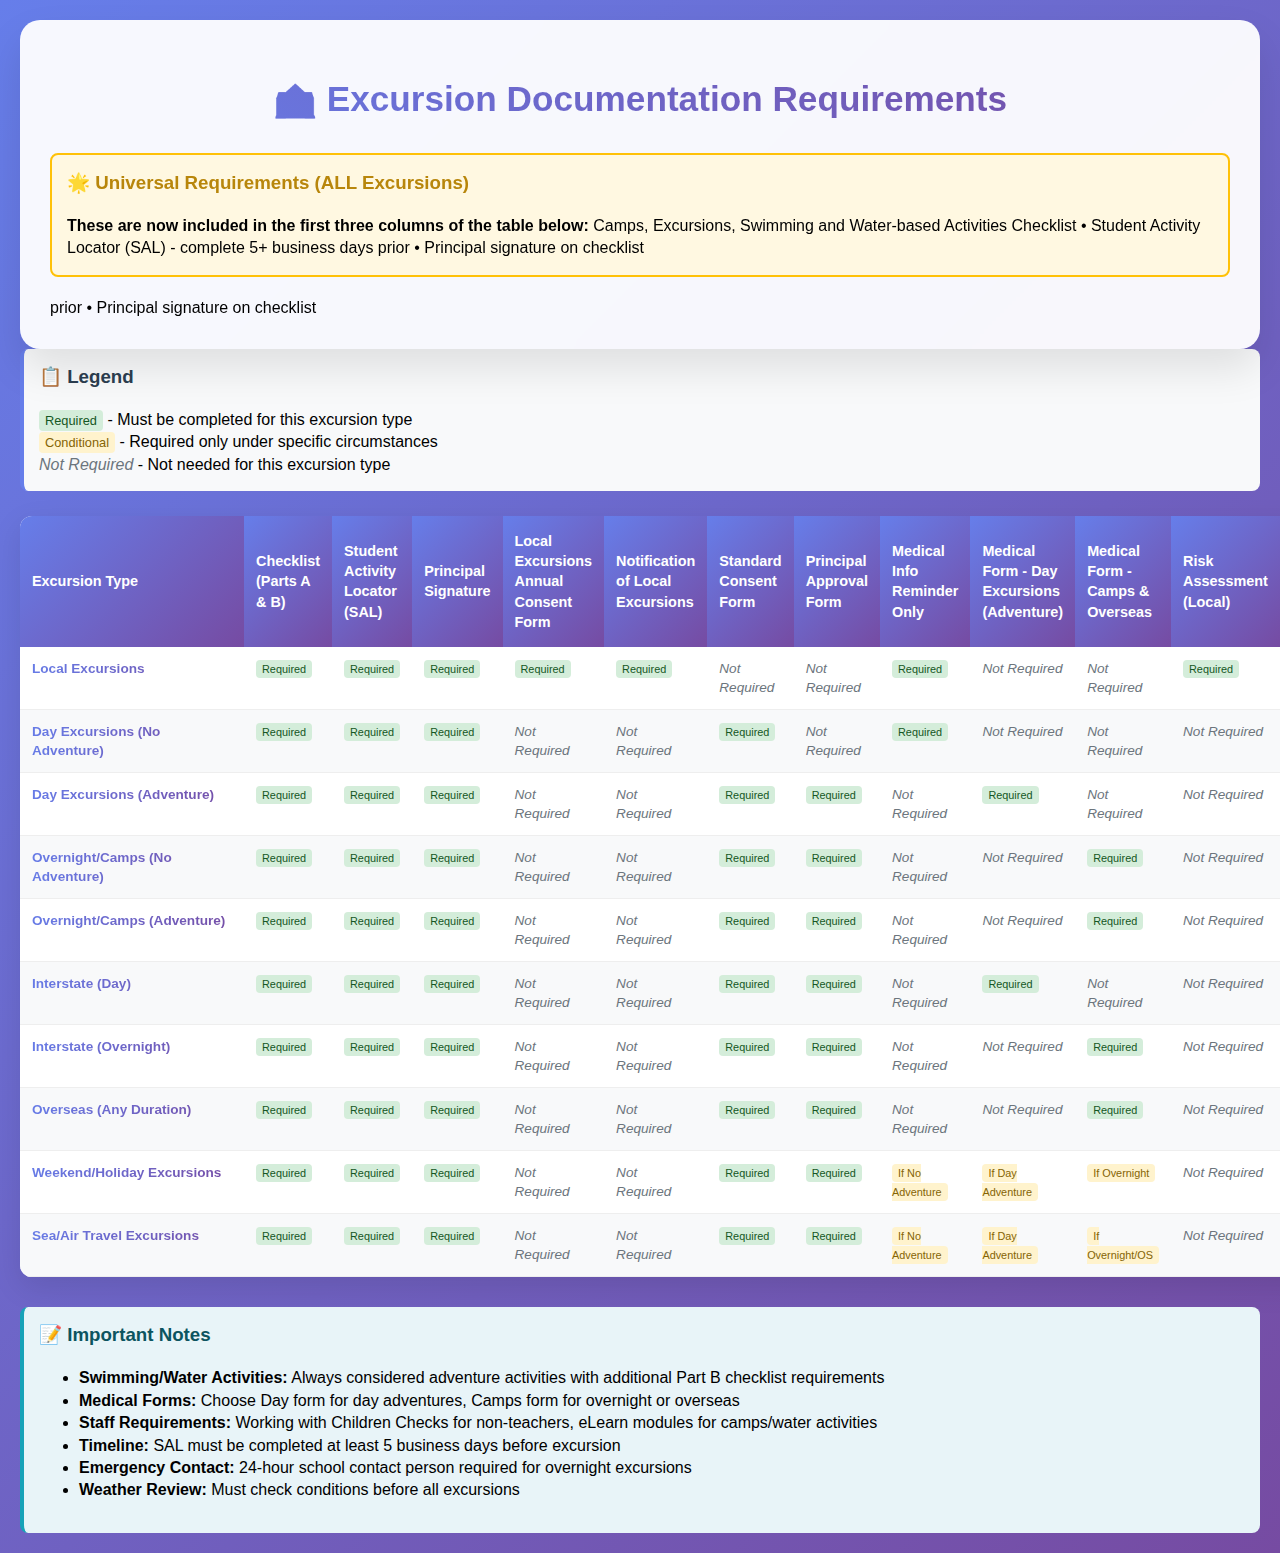
<file: excursion_docs_table (1).html>
<!DOCTYPE html>
<html lang="en">
<head>
    <meta charset="UTF-8">
    <meta name="viewport" content="width=device-width, initial-scale=1.0">
    <title>Excursion Documentation Requirements</title>
    <style>
        body {
            font-family: 'Segoe UI', Tahoma, Geneva, Verdana, sans-serif;
            margin: 20px;
            line-height: 1.4;
            background: linear-gradient(135deg, #667eea 0%, #764ba2 100%);
            min-height: 100vh;
        }
        
        .container {
            background: rgba(255, 255, 255, 0.95);
            backdrop-filter: blur(10px);
            border-radius: 20px;
            padding: 30px;
            box-shadow: 0 20px 40px rgba(0, 0, 0, 0.1);
            max-width: 1400px;
            margin: 0 auto;
        }
        
        h1 {
            color: #2c3e50;
            text-align: center;
            margin-bottom: 30px;
            font-size: 2.2em;
            background: linear-gradient(45deg, #667eea, #764ba2);
            -webkit-background-clip: text;
            -webkit-text-fill-color: transparent;
            background-clip: text;
        }
        
        .legend {
            background: #f8f9fa;
            border-left: 4px solid #667eea;
            padding: 15px;
            margin-bottom: 25px;
            border-radius: 8px;
        }
        
        .legend h3 {
            margin-top: 0;
            color: #2c3e50;
        }
        
        table {
            width: 100%;
            border-collapse: collapse;
            background: white;
            border-radius: 12px;
            overflow: hidden;
            box-shadow: 0 10px 30px rgba(0, 0, 0, 0.1);
            margin-bottom: 30px;
        }
        
        th {
            background: linear-gradient(135deg, #667eea 0%, #764ba2 100%);
            color: white;
            padding: 15px 12px;
            text-align: left;
            font-weight: 600;
            font-size: 0.9em;
            position: sticky;
            top: 0;
            z-index: 10;
        }
        
        th:first-child {
            width: 200px;
            min-width: 200px;
        }
        
        td {
            padding: 12px;
            border-bottom: 1px solid #eee;
            vertical-align: top;
            font-size: 0.85em;
        }
        
        tr:nth-child(even) {
            background-color: #f8f9fa;
        }
        
        tr:hover {
            background-color: #e3f2fd;
            transition: background-color 0.3s ease;
        }
        
        .excursion-type {
            font-weight: 600;
            color: #2c3e50;
            background: linear-gradient(90deg, #667eea, #764ba2);
            -webkit-background-clip: text;
            -webkit-text-fill-color: transparent;
            background-clip: text;
        }
        
        .required {
            background-color: #d4edda;
            color: #155724;
            padding: 3px 6px;
            border-radius: 4px;
            font-size: 0.8em;
            font-weight: 500;
        }
        
        .conditional {
            background-color: #fff3cd;
            color: #856404;
            padding: 3px 6px;
            border-radius: 4px;
            font-size: 0.8em;
        }
        
        .not-required {
            color: #6c757d;
            font-style: italic;
        }
        
        .document-name {
            font-weight: 500;
            color: #495057;
        }
        
        .notes {
            background: #e8f4f8;
            border-left: 4px solid #17a2b8;
            padding: 15px;
            margin-top: 20px;
            border-radius: 8px;
        }
        
        .notes h3 {
            margin-top: 0;
            color: #0c5460;
        }
        
        .universal-req {
            background: #fff8e1;
            border: 2px solid #ffc107;
            border-radius: 8px;
            padding: 15px;
            margin-bottom: 20px;
        }
        
        .universal-req h3 {
            color: #b8860b;
            margin-top: 0;
        }
        
        @media (max-width: 768px) {
            .container {
                padding: 15px;
                margin: 10px;
            }
            
            table {
                font-size: 0.8em;
            }
            
            th, td {
                padding: 8px 6px;
            }
        }
    </style>
</head>
<body>
    <div class="container">
        <h1>🏫 Excursion Documentation Requirements</h1>
        
        <div class="universal-req">
            <h3>🌟 Universal Requirements (ALL Excursions)</h3>
            <strong>These are now included in the first three columns of the table below:</strong> Camps, Excursions, Swimming and Water-based Activities Checklist • Student Activity Locator (SAL) - complete 5+ business days prior • Principal signature on checklist
        </div> prior • Principal signature on checklist
        </div>
        
        <div class="legend">
            <h3>📋 Legend</h3>
            <span class="required">Required</span> - Must be completed for this excursion type<br>
            <span class="conditional">Conditional</span> - Required only under specific circumstances<br>
            <span class="not-required">Not Required</span> - Not needed for this excursion type
        </div>
        
        <table>
            <thead>
                <tr>
                    <th>Excursion Type</th>
                    <th>Checklist (Parts A & B)</th>
                    <th>Student Activity Locator (SAL)</th>
                    <th>Principal Signature</th>
                    <th>Local Excursions Annual Consent Form</th>
                    <th>Notification of Local Excursions</th>
                    <th>Standard Consent Form</th>
                    <th>Principal Approval Form</th>
                    <th>Medical Info Reminder Only</th>
                    <th>Medical Form - Day Excursions (Adventure)</th>
                    <th>Medical Form - Camps & Overseas</th>
                    <th>Risk Assessment (Local)</th>
                    <th>Risk Register & Emergency Plan</th>
                    <th>Staff Travel Application</th>
                    <th>Pre-Activity Check (Adventure)</th>
                    <th>Student Skills (Swimming)</th>
                    <th>Communications Plan</th>
                    <th>VMIA Travel Insurance</th>
                </tr>
            </thead>
            <tbody>
                <tr>
                    <td class="excursion-type">Local Excursions</td>
                    <td><span class="required">Required</span></td>
                    <td><span class="required">Required</span></td>
                    <td><span class="required">Required</span></td>
                    <td><span class="required">Required</span></td>
                    <td><span class="required">Required</span></td>
                    <td><span class="not-required">Not Required</span></td>
                    <td><span class="not-required">Not Required</span></td>
                    <td><span class="required">Required</span></td>
                    <td><span class="not-required">Not Required</span></td>
                    <td><span class="not-required">Not Required</span></td>
                    <td><span class="required">Required</span></td>
                    <td><span class="not-required">Not Required</span></td>
                    <td><span class="not-required">Not Required</span></td>
                    <td><span class="not-required">Not Required</span></td>
                    <td><span class="not-required">Not Required</span></td>
                    <td><span class="not-required">Not Required</span></td>
                    <td><span class="not-required">Not Required</span></td>
                </tr>
                <tr>
                    <td class="excursion-type">Day Excursions (No Adventure)</td>
                    <td><span class="required">Required</span></td>
                    <td><span class="required">Required</span></td>
                    <td><span class="required">Required</span></td>
                    <td><span class="not-required">Not Required</span></td>
                    <td><span class="not-required">Not Required</span></td>
                    <td><span class="required">Required</span></td>
                    <td><span class="not-required">Not Required</span></td>
                    <td><span class="required">Required</span></td>
                    <td><span class="not-required">Not Required</span></td>
                    <td><span class="not-required">Not Required</span></td>
                    <td><span class="not-required">Not Required</span></td>
                    <td><span class="required">Required</span></td>
                    <td><span class="not-required">Not Required</span></td>
                    <td><span class="not-required">Not Required</span></td>
                    <td><span class="not-required">Not Required</span></td>
                    <td><span class="conditional">If Remote</span></td>
                    <td><span class="not-required">Not Required</span></td>
                </tr>
                <tr>
                    <td class="excursion-type">Day Excursions (Adventure)</td>
                    <td><span class="required">Required</span></td>
                    <td><span class="required">Required</span></td>
                    <td><span class="required">Required</span></td>
                    <td><span class="not-required">Not Required</span></td>
                    <td><span class="not-required">Not Required</span></td>
                    <td><span class="required">Required</span></td>
                    <td><span class="required">Required</span></td>
                    <td><span class="not-required">Not Required</span></td>
                    <td><span class="required">Required</span></td>
                    <td><span class="not-required">Not Required</span></td>
                    <td><span class="not-required">Not Required</span></td>
                    <td><span class="required">Required</span></td>
                    <td><span class="not-required">Not Required</span></td>
                    <td><span class="required">Required</span></td>
                    <td><span class="conditional">If Swimming</span></td>
                    <td><span class="conditional">If Remote</span></td>
                    <td><span class="not-required">Not Required</span></td>
                </tr>
                <tr>
                    <td class="excursion-type">Overnight/Camps (No Adventure)</td>
                    <td><span class="required">Required</span></td>
                    <td><span class="required">Required</span></td>
                    <td><span class="required">Required</span></td>
                    <td><span class="not-required">Not Required</span></td>
                    <td><span class="not-required">Not Required</span></td>
                    <td><span class="required">Required</span></td>
                    <td><span class="required">Required</span></td>
                    <td><span class="not-required">Not Required</span></td>
                    <td><span class="not-required">Not Required</span></td>
                    <td><span class="required">Required</span></td>
                    <td><span class="not-required">Not Required</span></td>
                    <td><span class="required">Required</span></td>
                    <td><span class="not-required">Not Required</span></td>
                    <td><span class="not-required">Not Required</span></td>
                    <td><span class="conditional">If Swimming</span></td>
                    <td><span class="conditional">If Remote</span></td>
                    <td><span class="not-required">Not Required</span></td>
                </tr>
                <tr>
                    <td class="excursion-type">Overnight/Camps (Adventure)</td>
                    <td><span class="required">Required</span></td>
                    <td><span class="required">Required</span></td>
                    <td><span class="required">Required</span></td>
                    <td><span class="not-required">Not Required</span></td>
                    <td><span class="not-required">Not Required</span></td>
                    <td><span class="required">Required</span></td>
                    <td><span class="required">Required</span></td>
                    <td><span class="not-required">Not Required</span></td>
                    <td><span class="not-required">Not Required</span></td>
                    <td><span class="required">Required</span></td>
                    <td><span class="not-required">Not Required</span></td>
                    <td><span class="required">Required</span></td>
                    <td><span class="not-required">Not Required</span></td>
                    <td><span class="required">Required</span></td>
                    <td><span class="conditional">If Swimming</span></td>
                    <td><span class="conditional">If Remote</span></td>
                    <td><span class="not-required">Not Required</span></td>
                </tr>
                <tr>
                    <td class="excursion-type">Interstate (Day)</td>
                    <td><span class="required">Required</span></td>
                    <td><span class="required">Required</span></td>
                    <td><span class="required">Required</span></td>
                    <td><span class="not-required">Not Required</span></td>
                    <td><span class="not-required">Not Required</span></td>
                    <td><span class="required">Required</span></td>
                    <td><span class="required">Required</span></td>
                    <td><span class="not-required">Not Required</span></td>
                    <td><span class="required">Required</span></td>
                    <td><span class="not-required">Not Required</span></td>
                    <td><span class="not-required">Not Required</span></td>
                    <td><span class="required">Required</span></td>
                    <td><span class="required">Required</span></td>
                    <td><span class="conditional">If Adventure</span></td>
                    <td><span class="conditional">If Swimming</span></td>
                    <td><span class="conditional">If Remote</span></td>
                    <td><span class="conditional">Recommended</span></td>
                </tr>
                <tr>
                    <td class="excursion-type">Interstate (Overnight)</td>
                    <td><span class="required">Required</span></td>
                    <td><span class="required">Required</span></td>
                    <td><span class="required">Required</span></td>
                    <td><span class="not-required">Not Required</span></td>
                    <td><span class="not-required">Not Required</span></td>
                    <td><span class="required">Required</span></td>
                    <td><span class="required">Required</span></td>
                    <td><span class="not-required">Not Required</span></td>
                    <td><span class="not-required">Not Required</span></td>
                    <td><span class="required">Required</span></td>
                    <td><span class="not-required">Not Required</span></td>
                    <td><span class="required">Required</span></td>
                    <td><span class="required">Required</span></td>
                    <td><span class="conditional">If Adventure</span></td>
                    <td><span class="conditional">If Swimming</span></td>
                    <td><span class="conditional">If Remote</span></td>
                    <td><span class="conditional">Recommended</span></td>
                </tr>
                <tr>
                    <td class="excursion-type">Overseas (Any Duration)</td>
                    <td><span class="required">Required</span></td>
                    <td><span class="required">Required</span></td>
                    <td><span class="required">Required</span></td>
                    <td><span class="not-required">Not Required</span></td>
                    <td><span class="not-required">Not Required</span></td>
                    <td><span class="required">Required</span></td>
                    <td><span class="required">Required</span></td>
                    <td><span class="not-required">Not Required</span></td>
                    <td><span class="not-required">Not Required</span></td>
                    <td><span class="required">Required</span></td>
                    <td><span class="not-required">Not Required</span></td>
                    <td><span class="required">Required</span></td>
                    <td><span class="required">Required</span></td>
                    <td><span class="conditional">If Adventure</span></td>
                    <td><span class="conditional">If Swimming</span></td>
                    <td><span class="required">Required</span></td>
                    <td><span class="required">Required</span></td>
                </tr>
                <tr>
                    <td class="excursion-type">Weekend/Holiday Excursions</td>
                    <td><span class="required">Required</span></td>
                    <td><span class="required">Required</span></td>
                    <td><span class="required">Required</span></td>
                    <td><span class="not-required">Not Required</span></td>
                    <td><span class="not-required">Not Required</span></td>
                    <td><span class="required">Required</span></td>
                    <td><span class="required">Required</span></td>
                    <td><span class="conditional">If No Adventure</span></td>
                    <td><span class="conditional">If Day Adventure</span></td>
                    <td><span class="conditional">If Overnight</span></td>
                    <td><span class="not-required">Not Required</span></td>
                    <td><span class="required">Required</span></td>
                    <td><span class="conditional">If Interstate/OS</span></td>
                    <td><span class="conditional">If Adventure</span></td>
                    <td><span class="conditional">If Swimming</span></td>
                    <td><span class="conditional">If Remote/OS</span></td>
                    <td><span class="conditional">If Overseas</span></td>
                </tr>
                <tr>
                    <td class="excursion-type">Sea/Air Travel Excursions</td>
                    <td><span class="required">Required</span></td>
                    <td><span class="required">Required</span></td>
                    <td><span class="required">Required</span></td>
                    <td><span class="not-required">Not Required</span></td>
                    <td><span class="not-required">Not Required</span></td>
                    <td><span class="required">Required</span></td>
                    <td><span class="required">Required</span></td>
                    <td><span class="conditional">If No Adventure</span></td>
                    <td><span class="conditional">If Day Adventure</span></td>
                    <td><span class="conditional">If Overnight/OS</span></td>
                    <td><span class="not-required">Not Required</span></td>
                    <td><span class="required">Required</span></td>
                    <td><span class="conditional">If Interstate/OS</span></td>
                    <td><span class="conditional">If Adventure</span></td>
                    <td><span class="conditional">If Swimming</span></td>
                    <td><span class="conditional">If Remote/OS</span></td>
                    <td><span class="conditional">If Overseas</span></td>
                </tr>
            </tbody>
        </table>
        
        <div class="notes">
            <h3>📝 Important Notes</h3>
            <ul>
                <li><strong>Swimming/Water Activities:</strong> Always considered adventure activities with additional Part B checklist requirements</li>
                <li><strong>Medical Forms:</strong> Choose Day form for day adventures, Camps form for overnight or overseas</li>
                <li><strong>Staff Requirements:</strong> Working with Children Checks for non-teachers, eLearn modules for camps/water activities</li>
                <li><strong>Timeline:</strong> SAL must be completed at least 5 business days before excursion</li>
                <li><strong>Emergency Contact:</strong> 24-hour school contact person required for overnight excursions</li>
                <li><strong>Weather Review:</strong> Must check conditions before all excursions</li>
            </ul>
        </div>
    </div>
</body>
</html>
</file>
